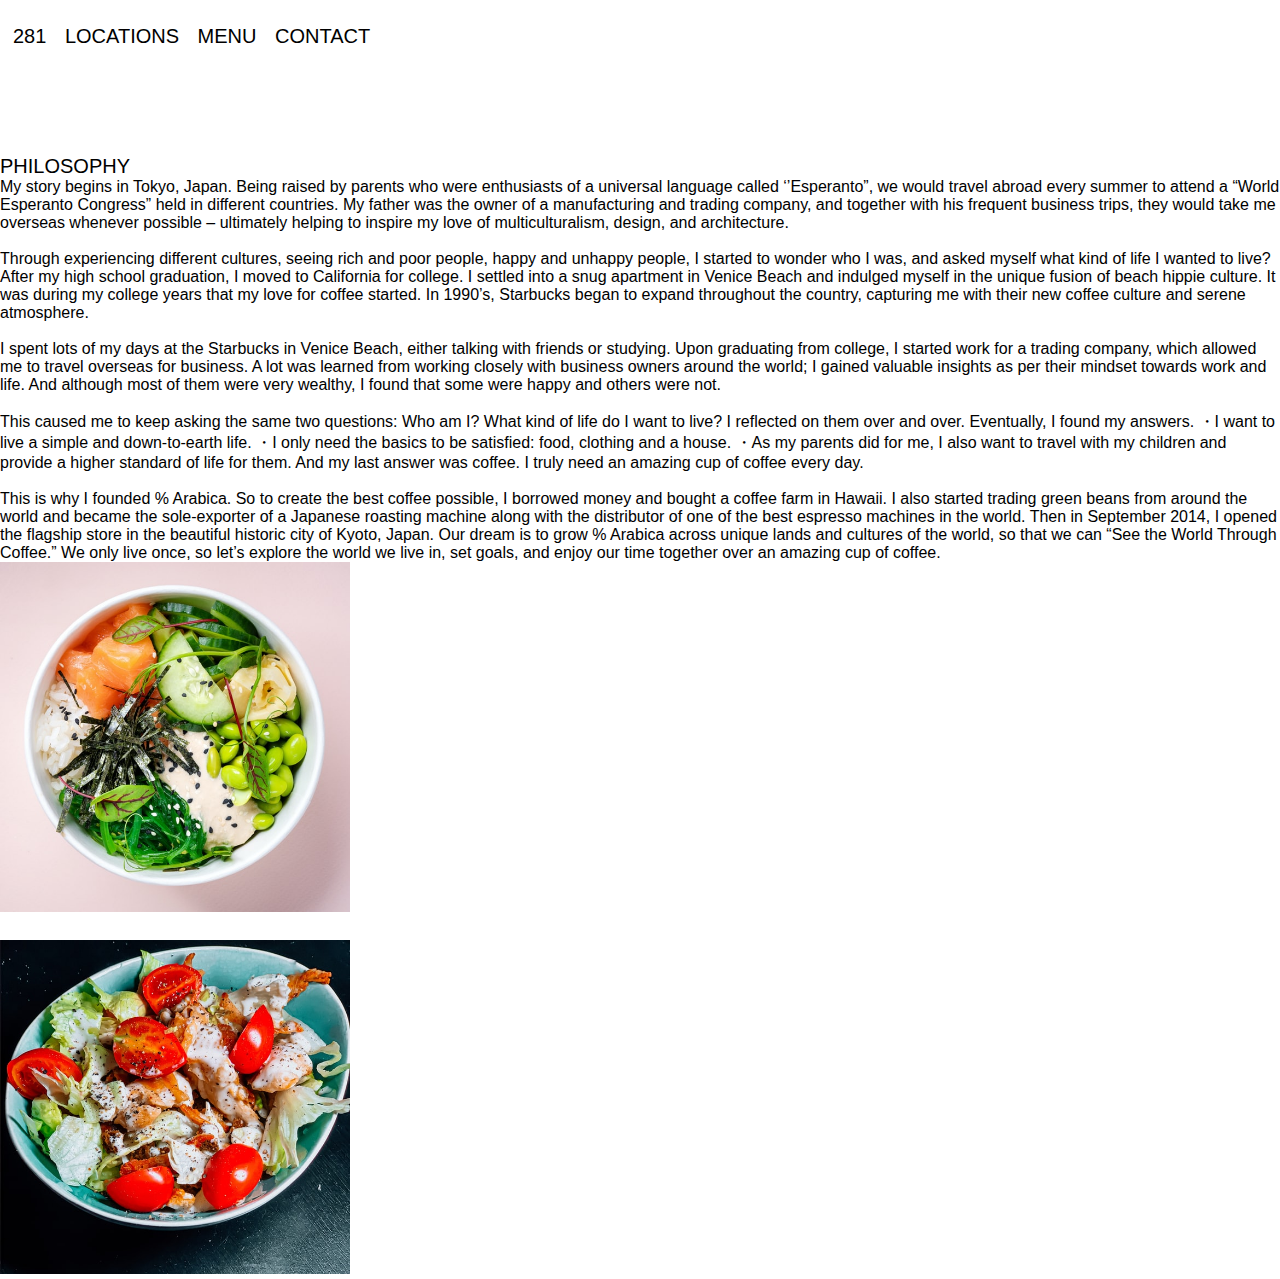
<file: contact.html>
<!DOCTYPE html>
<html lang="en">
  <head>
    <!-- Required meta tags -->
    <meta charset="utf-8" />
    <meta name="viewport" content="width=device-width, initial-scale=1" />

    <!-- Bootstrap CSS -->
    <link href="https://cdn.jsdelivr.net/npm/bootstrap@5.1.3/dist/css/bootstrap.min.css" rel="stylesheet" integrity="sha384-1BmE4kWBq78iYhFldvKuhfTAU6auU8tT94WrHftjDbrCEXSU1oBoqyl2QvZ6jIW3" crossorigin="anonymous" />

    <title>281 | menu</title>
    <link rel="stylesheet" href="style.css" />
  </head>
  <body>
    <!-- navbar -->
    <div class="navbar_menu bg-white shadow-sm fixed-top">
      <ul>
        <li><a href="index.html">281</a></li>
        <li><a href="locations.html">LOCATIONS</a></li>
        <li><a href="menu.html">MENU</a></li>
        <li><a href="contact.html">CONTACT</a></li>
      </ul>
    </div>
    <!-- narbar end -->

    <!-- isicontent -->
    <section id="isicontent">
      <div class="container">
        <div class="row">
          <div class="col">
            <h3>PHILOSOPHY</h3>
          </div>
        </div>
        <div class="row">
          <div class="col-8">
            <p style="font-weight: normal; font-size: 16px">
              My story begins in Tokyo, Japan. Being raised by parents who were enthusiasts of a universal language called ‘’Esperanto”, we would travel abroad every summer to attend a “World Esperanto Congress” held in different countries.
              My father was the owner of a manufacturing and trading company, and together with his frequent business trips, they would take me overseas whenever possible – ultimately helping to inspire my love of multiculturalism, design,
              and architecture. <br /><br />
              Through experiencing different cultures, seeing rich and poor people, happy and unhappy people, I started to wonder who I was, and asked myself what kind of life I wanted to live? After my high school graduation, I moved to
              California for college. I settled into a snug apartment in Venice Beach and indulged myself in the unique fusion of beach hippie culture. It was during my college years that my love for coffee started. In 1990’s, Starbucks
              began to expand throughout the country, capturing me with their new coffee culture and serene atmosphere. <br /><br />
              I spent lots of my days at the Starbucks in Venice Beach, either talking with friends or studying. Upon graduating from college, I started work for a trading company, which allowed me to travel overseas for business. A lot was
              learned from working closely with business owners around the world; I gained valuable insights as per their mindset towards work and life. And although most of them were very wealthy, I found that some were happy and others
              were not. <br /><br />
              This caused me to keep asking the same two questions: Who am I? What kind of life do I want to live? I reflected on them over and over. Eventually, I found my answers. ・I want to live a simple and down-to-earth life. ・I only
              need the basics to be satisfied: food, clothing and a house. ・As my parents did for me, I also want to travel with my children and provide a higher standard of life for them. And my last answer was coffee. I truly need an
              amazing cup of coffee every day. <br /><br />
              This is why I founded % Arabica. So to create the best coffee possible, I borrowed money and bought a coffee farm in Hawaii. I also started trading green beans from around the world and became the sole-exporter of a Japanese
              roasting machine along with the distributor of one of the best espresso machines in the world. Then in September 2014, I opened the flagship store in the beautiful historic city of Kyoto, Japan. Our dream is to grow % Arabica
              across unique lands and cultures of the world, so that we can “See the World Through Coffee.” We only live once, so let’s explore the world we live in, set goals, and enjoy our time together over an amazing cup of coffee.
            </p>
          </div>
          <div class="col">
            <img src="img/food1.jpg" alt="" style="width: 350px" class="img-fluid rounded" />
            <p><br /></p>
            <img src="img/food2.jpg" alt="" style="width: 350px" class="img-fluid rounded" />
          </div>
        </div>
      </div>
    </section>
    <!-- isicontent end -->

    <!-- footer -->
    <div class="footer"></div>

    <!-- <footer>
    <div class="foot">
      <p>copyright . 281 coffee</p>
</div>
    
   </footer> -->
    <!-- footer end -->

    <script src="https://cdn.jsdelivr.net/npm/bootstrap@5.1.3/dist/js/bootstrap.bundle.min.js" integrity="sha384-ka7Sk0Gln4gmtz2MlQnikT1wXgYsOg+OMhuP+IlRH9sENBO0LRn5q+8nbTov4+1p" crossorigin="anonymous"></script>
  </body>
</html>
</file>
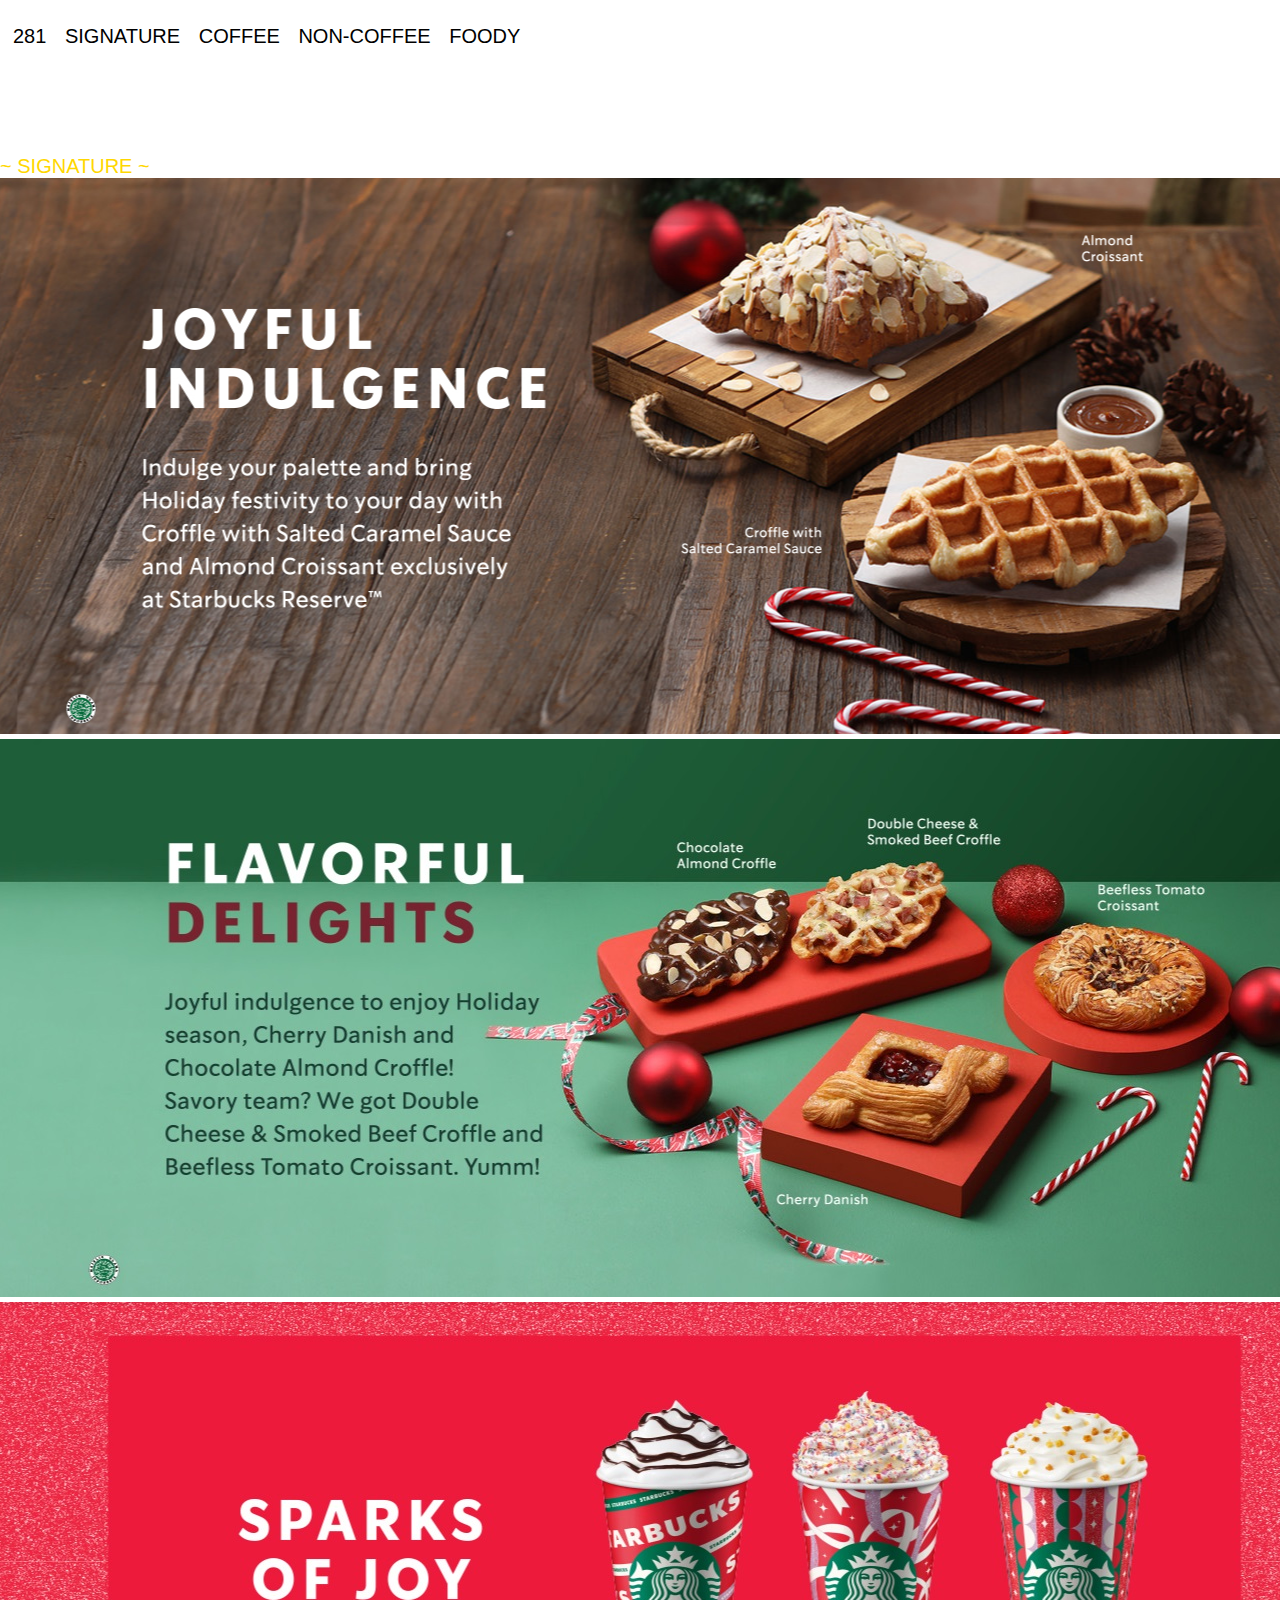
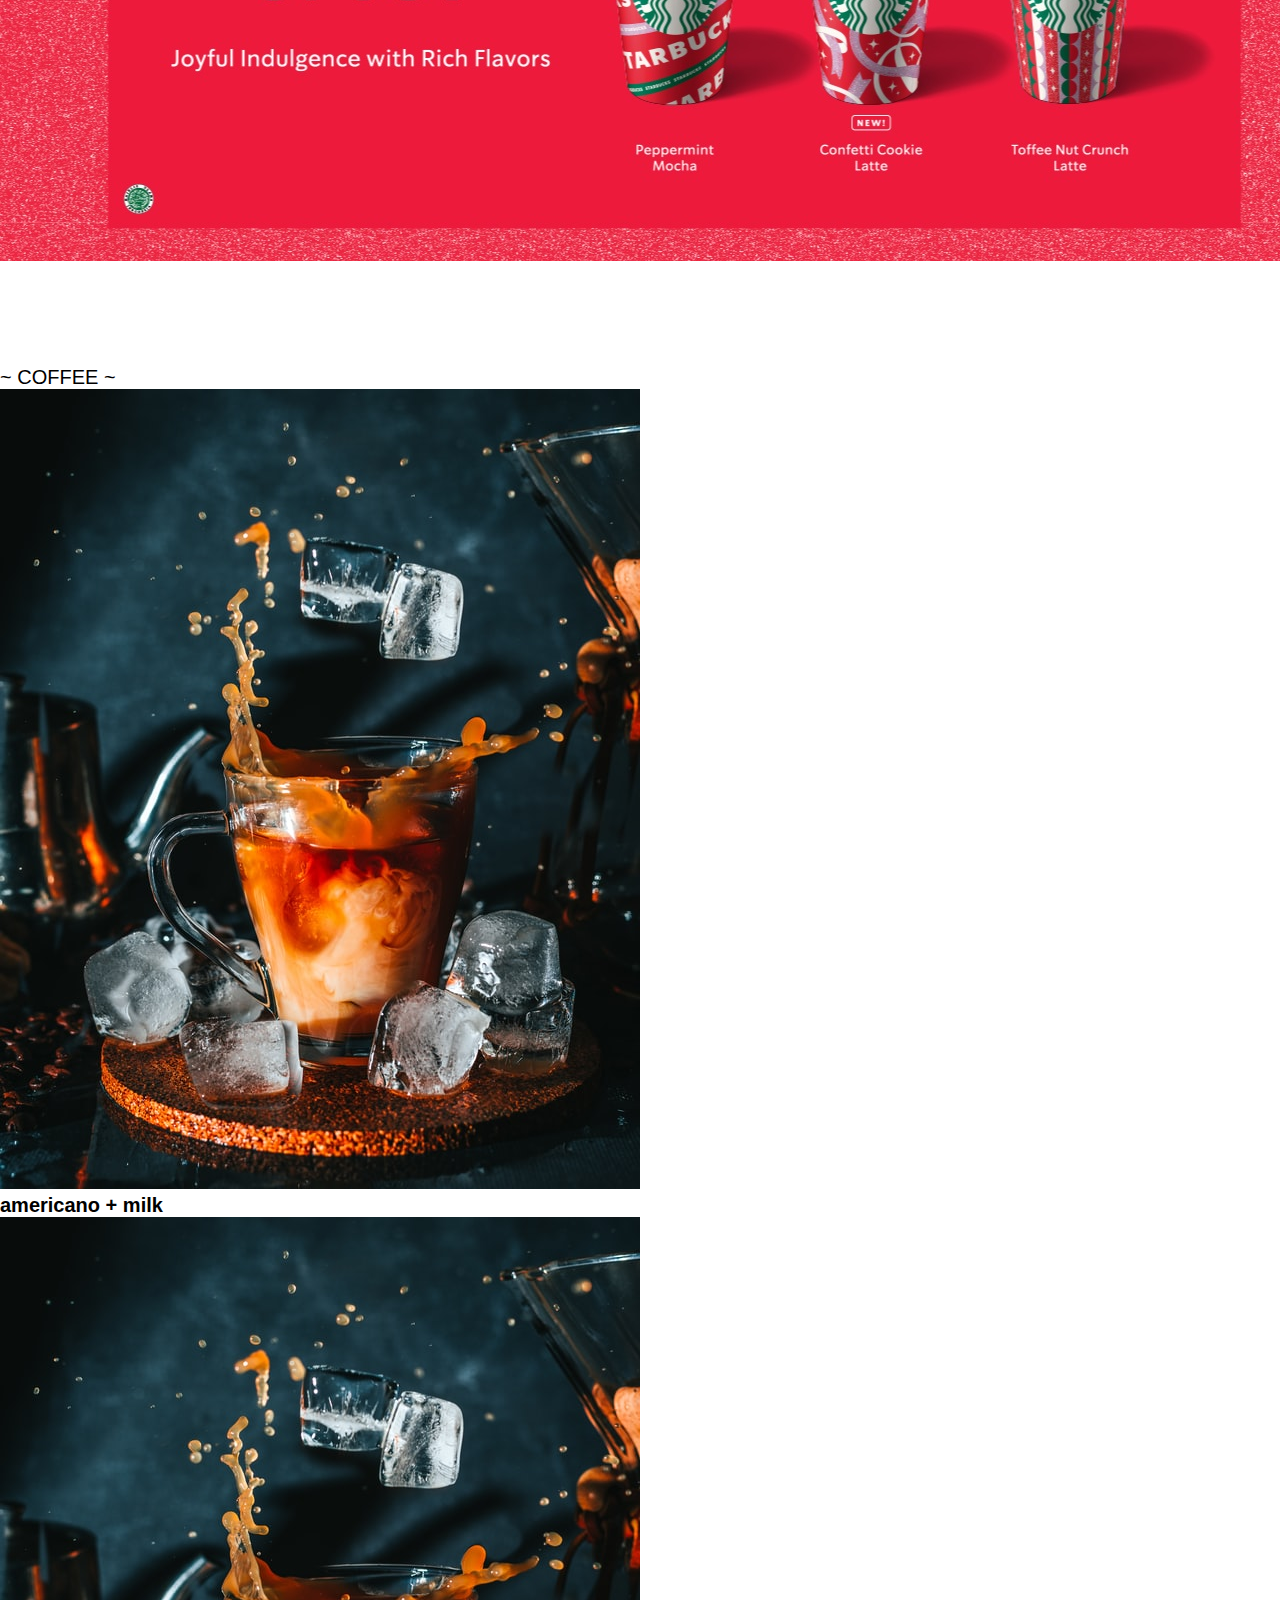
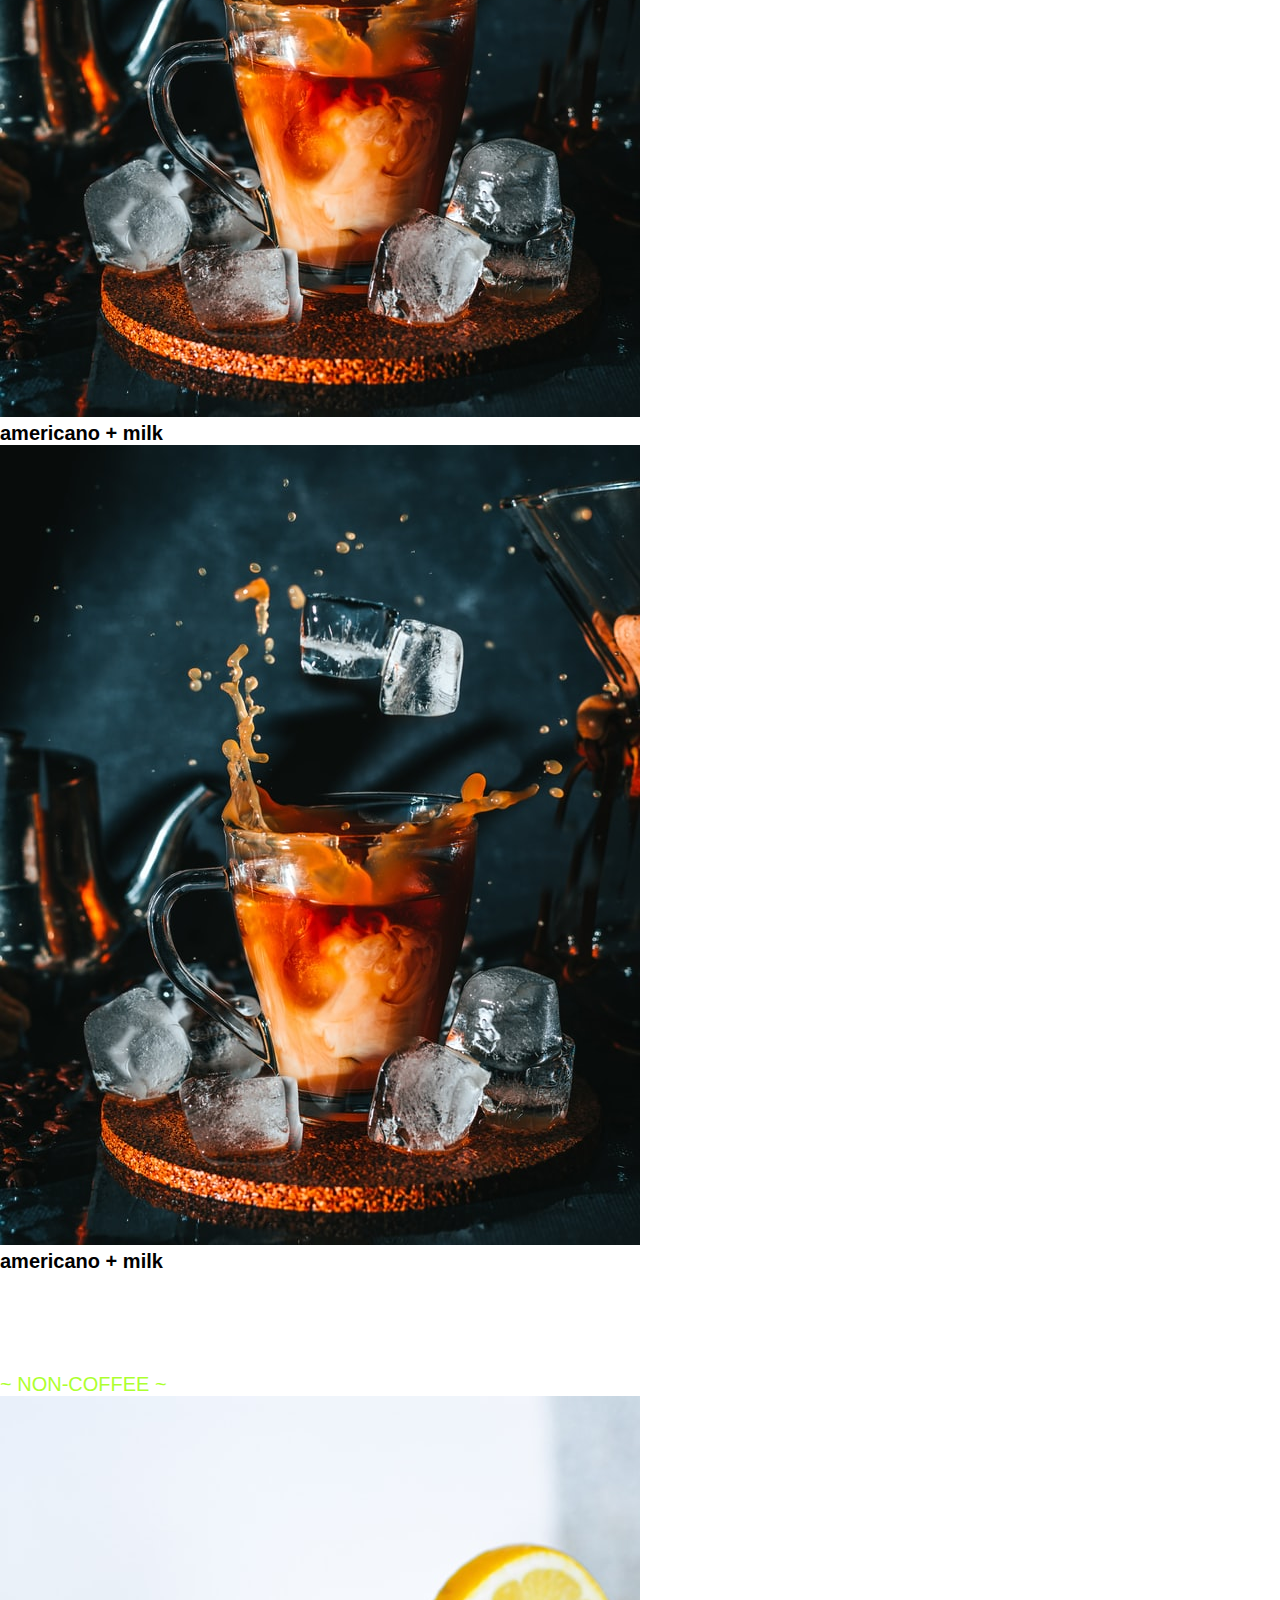
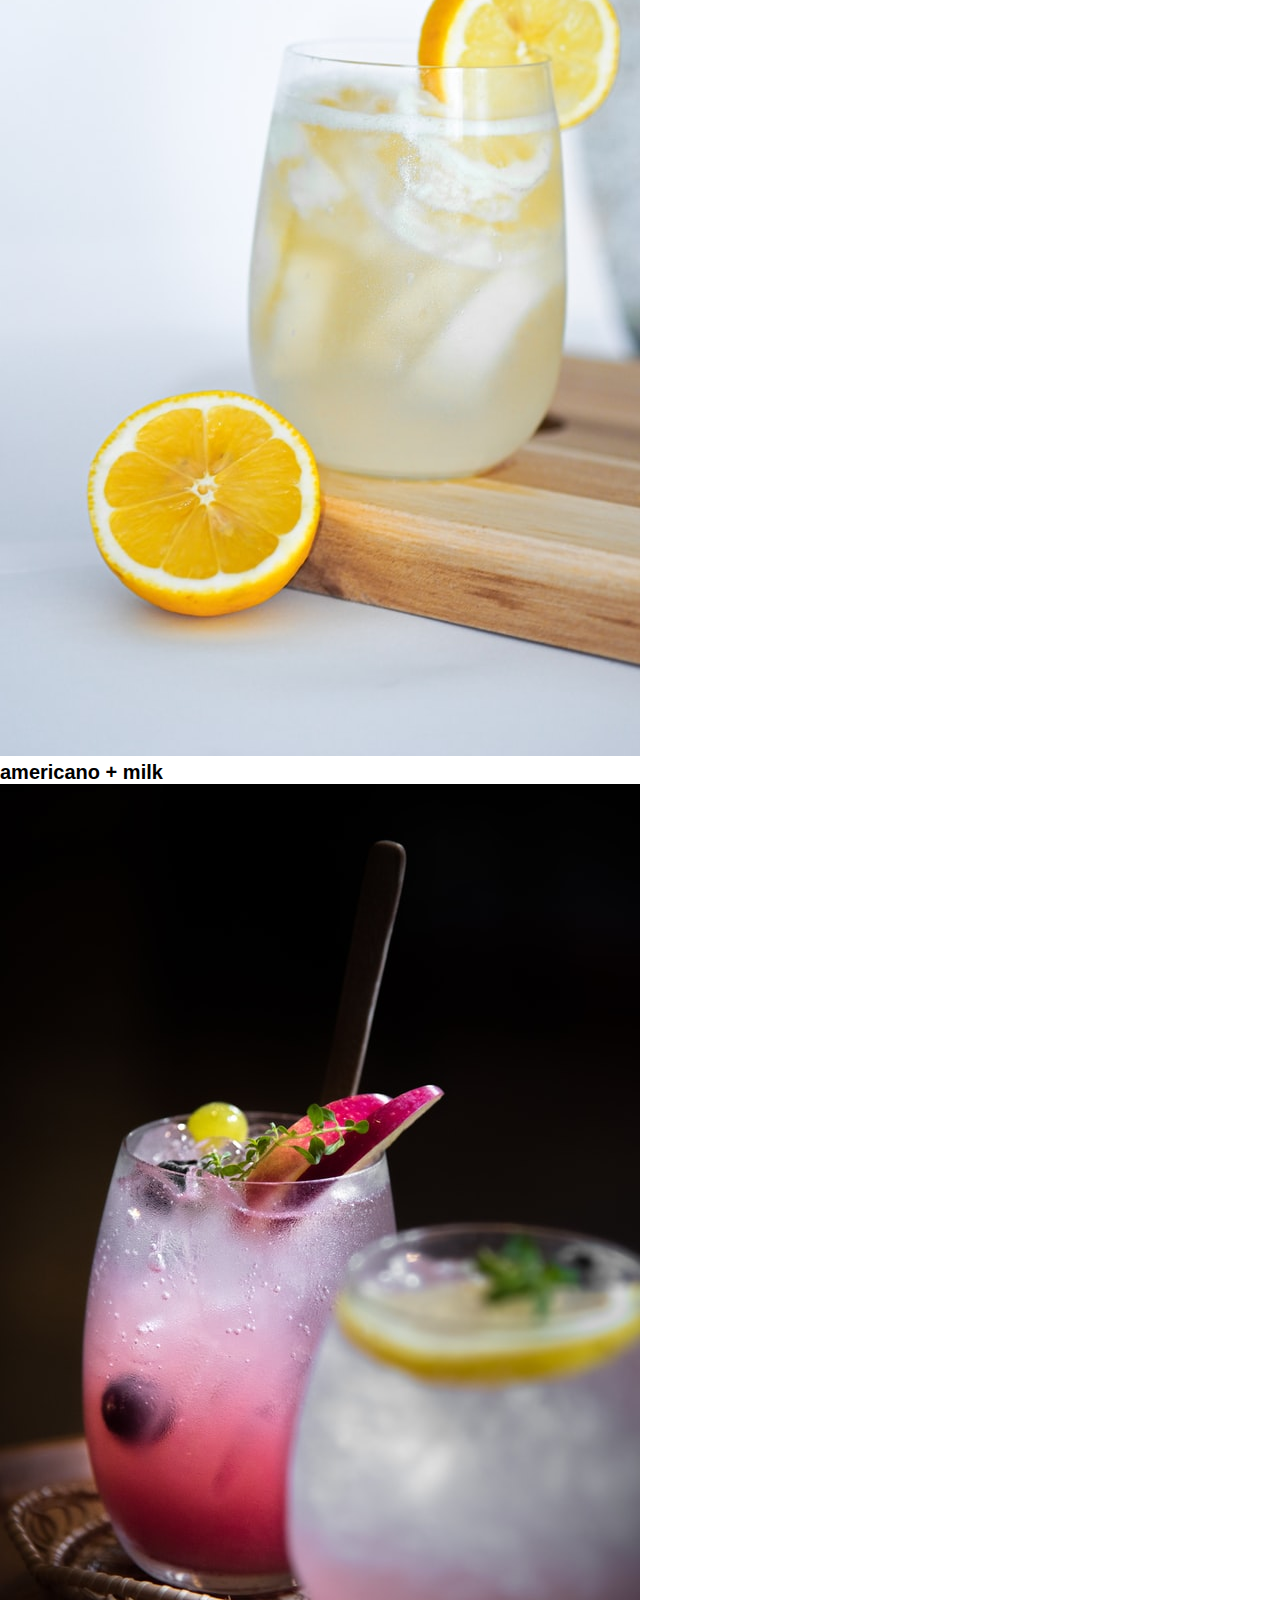
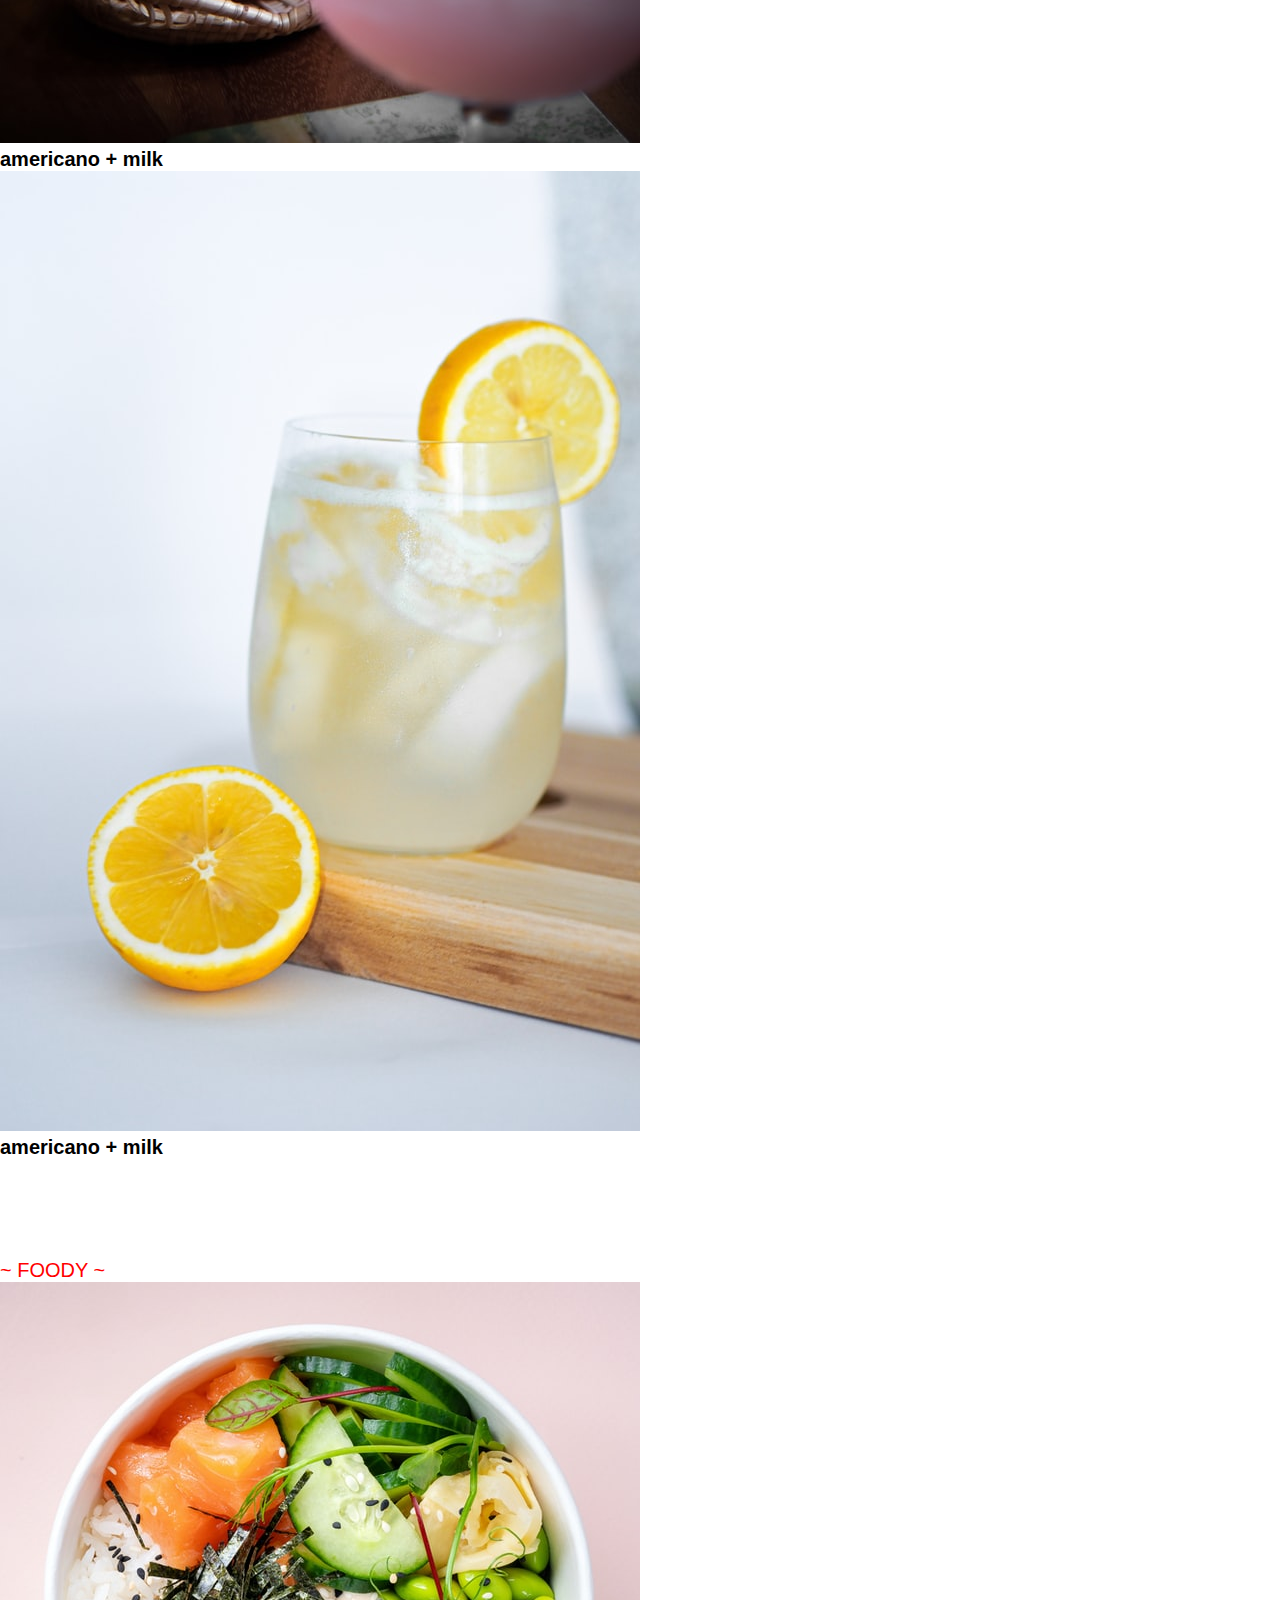
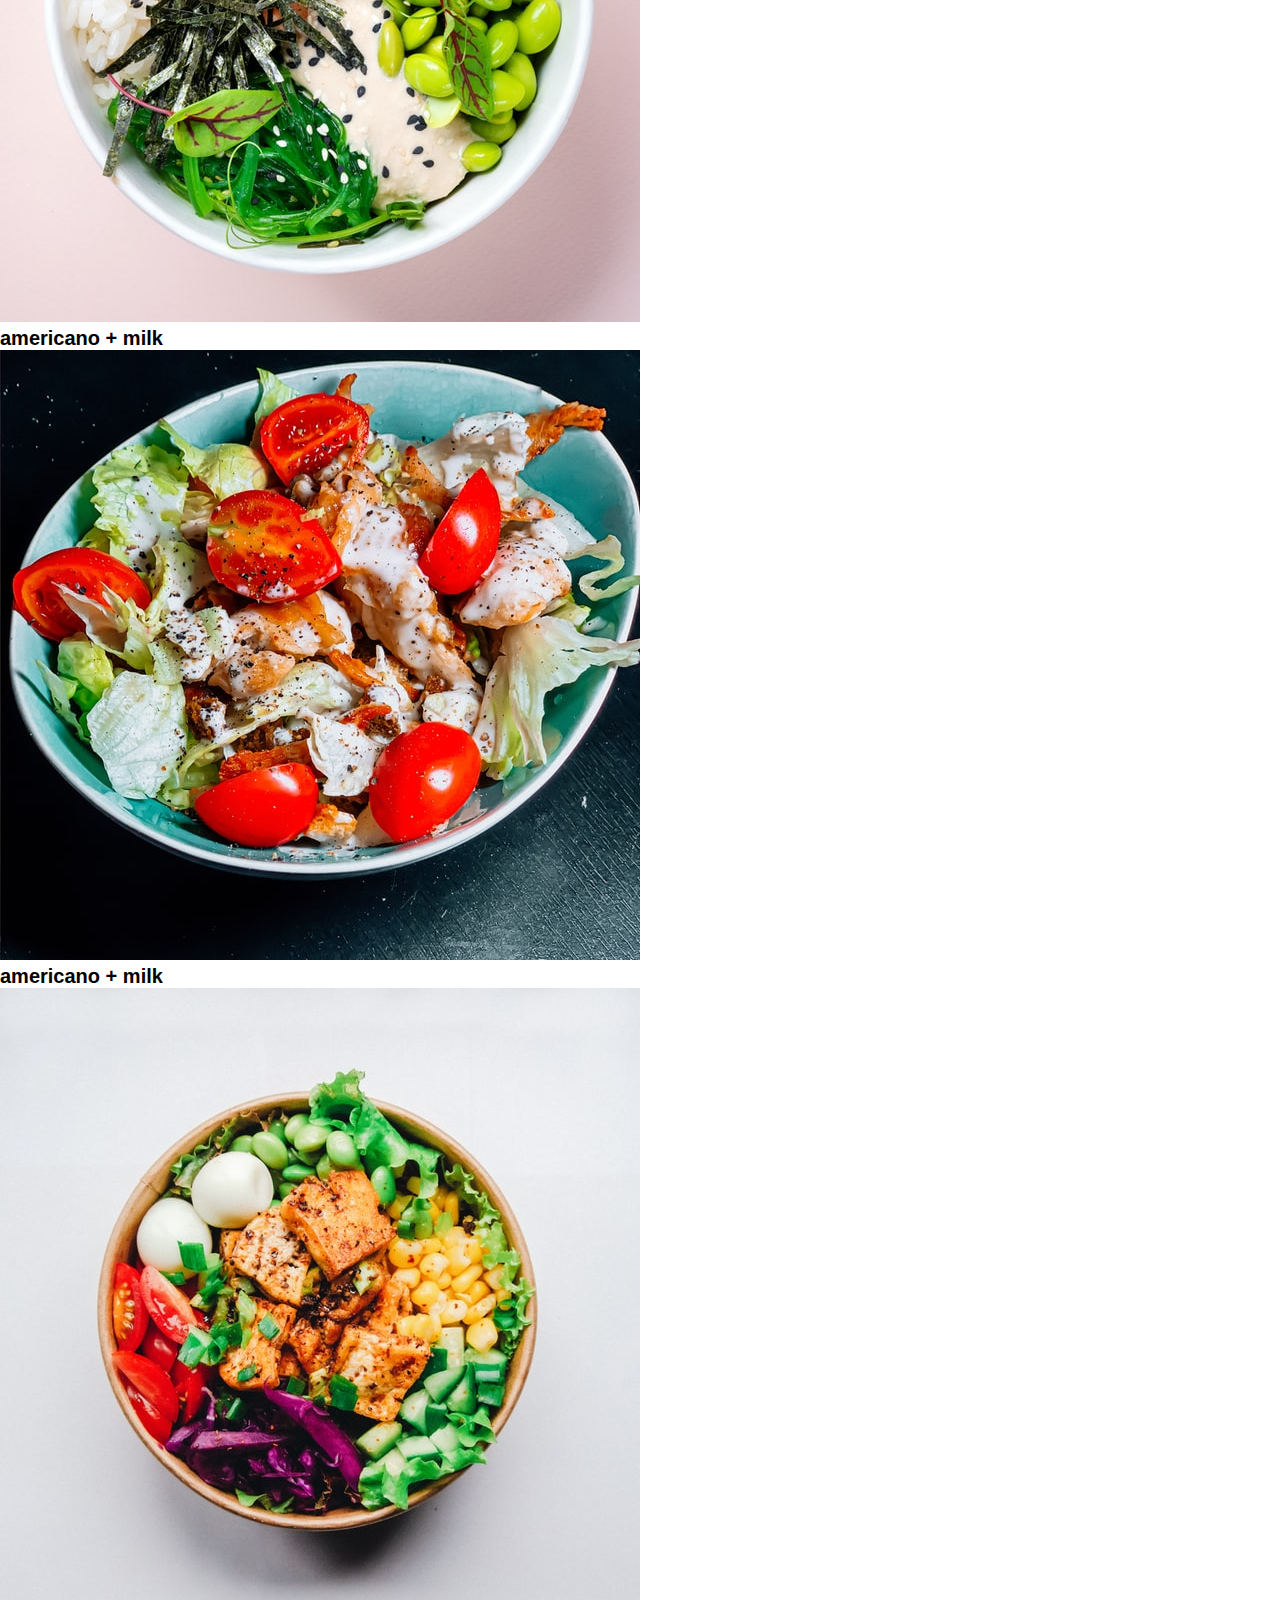
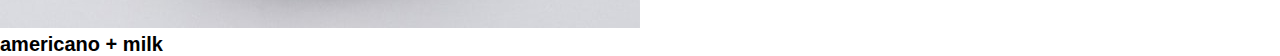
<file: menu.html>
<!DOCTYPE html>
<html lang="en">
  <head>
    <!-- Required meta tags -->
    <meta charset="utf-8" />
    <meta name="viewport" content="width=device-width, initial-scale=1" />

    <!-- Bootstrap CSS -->
    <link href="https://cdn.jsdelivr.net/npm/bootstrap@5.1.3/dist/css/bootstrap.min.css" rel="stylesheet" integrity="sha384-1BmE4kWBq78iYhFldvKuhfTAU6auU8tT94WrHftjDbrCEXSU1oBoqyl2QvZ6jIW3" crossorigin="anonymous" />

    <title>281 | menu</title>
    <link rel="stylesheet" href="style.css" />
  </head>
  <body>
    <!-- navbar -->
    <div class="navbar_menu bg-white  shadow-sm fixed-top">
      <ul>
        <li><a href="index.html">281</a></li>
        <li><a href="#SIGNATURE">SIGNATURE</a></li>
        <li><a href="#COFFEE">COFFEE</a></li>
        <li><a href="#NON-COFFEE">NON-COFFEE</a></li>
        <li><a href="#FOODY">FOODY</a></li>
      </ul>
    </div>
    <!-- narbar end -->

    <!-- chart -->
    <section id="SIGNATURE">
      <div class="container">
        <div class="row">
          <div class="col mb-3" style="color: gold;">
            <h2>~ SIGNATURE ~</h2>
          </div>
        </div>
        <div class="row">
          <div class="col mb-3">
            <div class="card">
              <img src="img/menu1.png" class="img-fluid rounded" alt="..." />
            </div>
          </div>
        </div>
        <div class="row">
          <div class="col mb-3">
            <div class="card">
              <img src="img/menu4.jpg" class="img-fluid rounded" alt="..." />
            </div>
          </div>
        </div>
        <div class="row">
          <div class="col ">
            <div class="card">
              <img src="img/menu2.jpg" class="img-fluid rounded" alt="..." />
            </div>
          </div>
        </div>
      </div>
      </div>
    </section>

    <section id="COFFEE">
        <div class="container">
            <div class="row">
                <div class="col mb-3"><h2>~  COFFEE ~</h2></div>
            </div>
            <div class="row">
                <div class="col-md-4">
                    <div class="card">
                        <img src="img/x1.jpg" class="card-img-top" alt="...">
                        <div class="card-body">
                          <p class="card-text">americano + milk</p>
                        </div>
                      </div>
                </div>
                <div class="col-md-4">
                    <div class="card">
                        <img src="img/x1.jpg" class="card-img-top" alt="...">
                        <div class="card-body">
                          <p class="card-text">americano + milk</p>
                        </div>
                      </div>
                </div>
                <div class="col-md-4">
                    <div class="card">
                        <img src="img/x1.jpg" class="card-img-top" alt="...">
                        <div class="card-body">
                          <p class="card-text">americano + milk</p>
                        </div>
                      </div>
                </div>
            </div>
            
        </div>
    </section>

    <section id="NON-COFFEE">
        <div class="container">
            <div class="row">
                <div class="col mb-3" style="color: greenyellow;""><h2>~ NON-COFFEE ~</h2></div>
            </div>
            <div class="row">
                <div class="col-md-4">
                    <div class="card">
                        <img src="img/non1.jpg" class="card-img-top" alt="...">
                        <div class="card-body">
                          <p class="card-text">americano + milk</p>
                        </div>
                      </div>
                </div>
                <div class="col-md-4">
                    <div class="card">
                        <img src="img/non2.jpg" class="card-img-top" alt="...">
                        <div class="card-body">
                          <p class="card-text">americano + milk</p>
                        </div>
                      </div>
                </div>
                <div class="col-md-4 ">
                    <div class="card">
                        <img src="img/non1.jpg" class="card-img-top" alt="...">
                        <div class="card-body">
                          <p class="card-text">americano + milk</p>
                        </div>
                      </div>
                </div>
            </div>
            
        </div>
    </section>

    <section id="FOODY">
        <div class="container">
            <div class="row">
                <div class="col mb-3" style="color:red;"><h2>~ FOODY ~</h2></div>
            </div>
            <div class="row">
                <div class="col-md-4">
                    <div class="card">
                        <img src="img/food1.jpg" class="card-img-top" alt="...">
                        <div class="card-body">
                          <p class="card-text">americano + milk</p>
                        </div>
                      </div>
                </div>
                <div class="col-md-4">
                    <div class="card">
                        <img src="img/food2.jpg" class="card-img-top" alt="...">
                        <div class="card-body">
                          <p class="card-text">americano + milk</p>
                        </div>
                      </div>
                </div>
                <div class="col-md-4">
                    <div class="card">
                        <img src="img/food3.jpg" class="card-img-top" alt="...">
                        <div class="card-body">
                          <p class="card-text">americano + milk</p>
                        </div>
                      </div>
                </div>
            </div>
            
        </div>
    </section>
    <!-- chart end -->

    <!-- footer -->
   <!-- <footer>
    <div class="foot">
      <p>copyright . 281 coffee</p>
</div>
    
   </footer> -->
    <!-- footer end -->

    <script src="https://cdn.jsdelivr.net/npm/bootstrap@5.1.3/dist/js/bootstrap.bundle.min.js" integrity="sha384-ka7Sk0Gln4gmtz2MlQnikT1wXgYsOg+OMhuP+IlRH9sENBO0LRn5q+8nbTov4+1p" crossorigin="anonymous"></script>
  </body>
</html>
</file>
<file: style.css>
* {
  margin: 0;
  padding: 0;
  font-family: -apple-system, BlinkMacSystemFont, 'Segoe UI', Roboto, Oxygen, Ubuntu, Cantarell, 'Open Sans', 'Helvetica Neue', sans-serif;
  font-weight: lighter;
  font-size: 20px;
}

.banner {
  width: 100%;
  height: 100vh;

  background-size: cover;
  background-position: center;
  transition: 10s;

  animation-name: animate;
  animation-direction: alternate-reverse;
  animation-duration: 50s;
  animation-fill-mode: forwards;
  animation-iteration-count: infinite;
  animation-play-state: running;
  animation-timing-function: ease-in-out, step-end;
}
.banner {
  width: 100%;
  height: 100vh;
  background-size: cover;
  background-position: center;
}

@keyframes animate {
  0% {
    background-image: url(img/coffee9.jpg);
  }
  25% {
    background-image: url(img/coffee8.jpg);
  }
  50% {
    background-image: url(img/coffee7.jpg);
  }
  75% {
    background-image: url(img/coffee5.jpg);
  }
  100% {
    background-image: url(img/coffee6.jpg);
  }
}

.navbar ul li {
  z-index: 1;
  list-style: none;
  display: inline-block;
  margin: 25px 13px;
  position: relative;
}

.navbar ul li a {
  z-index: 1;
  text-decoration: none;
  color: rgb(255, 255, 255);
  text-transform: uppercase;
  transition: 0.2s;
}

.navbar ul li a:hover {
  color: rgb(255, 255, 255);
  font-weight: bold;
}

.navbar_menu ul li a {
  z-index: 1;
  text-decoration: none;
  color: rgb(0, 0, 0);
  text-transform: uppercase;
  transition: 0.2s;
}

.navbar_menu ul li {
  z-index: 1;
  list-style: none;
  display: inline-block;
  margin-left: 13px;
  margin-top: 25px;
  padding-bottom: 7px;
  position: relative;
}

.navbar_menu ul li a:hover {
  color: rgb(41, 40, 40);
  font-weight: bold;
}

.navbarx ul li a {
  z-index: 1;
  text-decoration: none;
  color: rgb(34, 34, 34);
  text-transform: uppercase;
  transition: 0.2s;
}

.navbarx ul li {
  z-index: 1;
  list-style: none;
  display: inline-block;
  margin: 25px 13px;
  position: relative;
}

.navbarx ul li a:hover {
  color: rgb(27, 27, 27);
  font-weight: bold;
}

.content {
  width: 100%;
  position: absolute;
  top: 50%;
  transform: translateY(-50%);
  text-align: center;
  color: white;
}

.contentmaps {
  width: 100%;
  position: absolute;
  top: 50%;
  transform: translateY(-50%);
  text-align: center;
  color: white;
}

.foot {
  width: 100%;
  position: absolute;
  text-align: left;
  padding-left: 50px;
  bottom: 0%;
  font-weight: lighter;
  color: white;
}
.card-text {
  font-weight: bold;
}

section {
  padding-top: 5rem;
}

.isicontent {
  padding-top: 5rem;
  padding-left: 9%;
}
</file>
